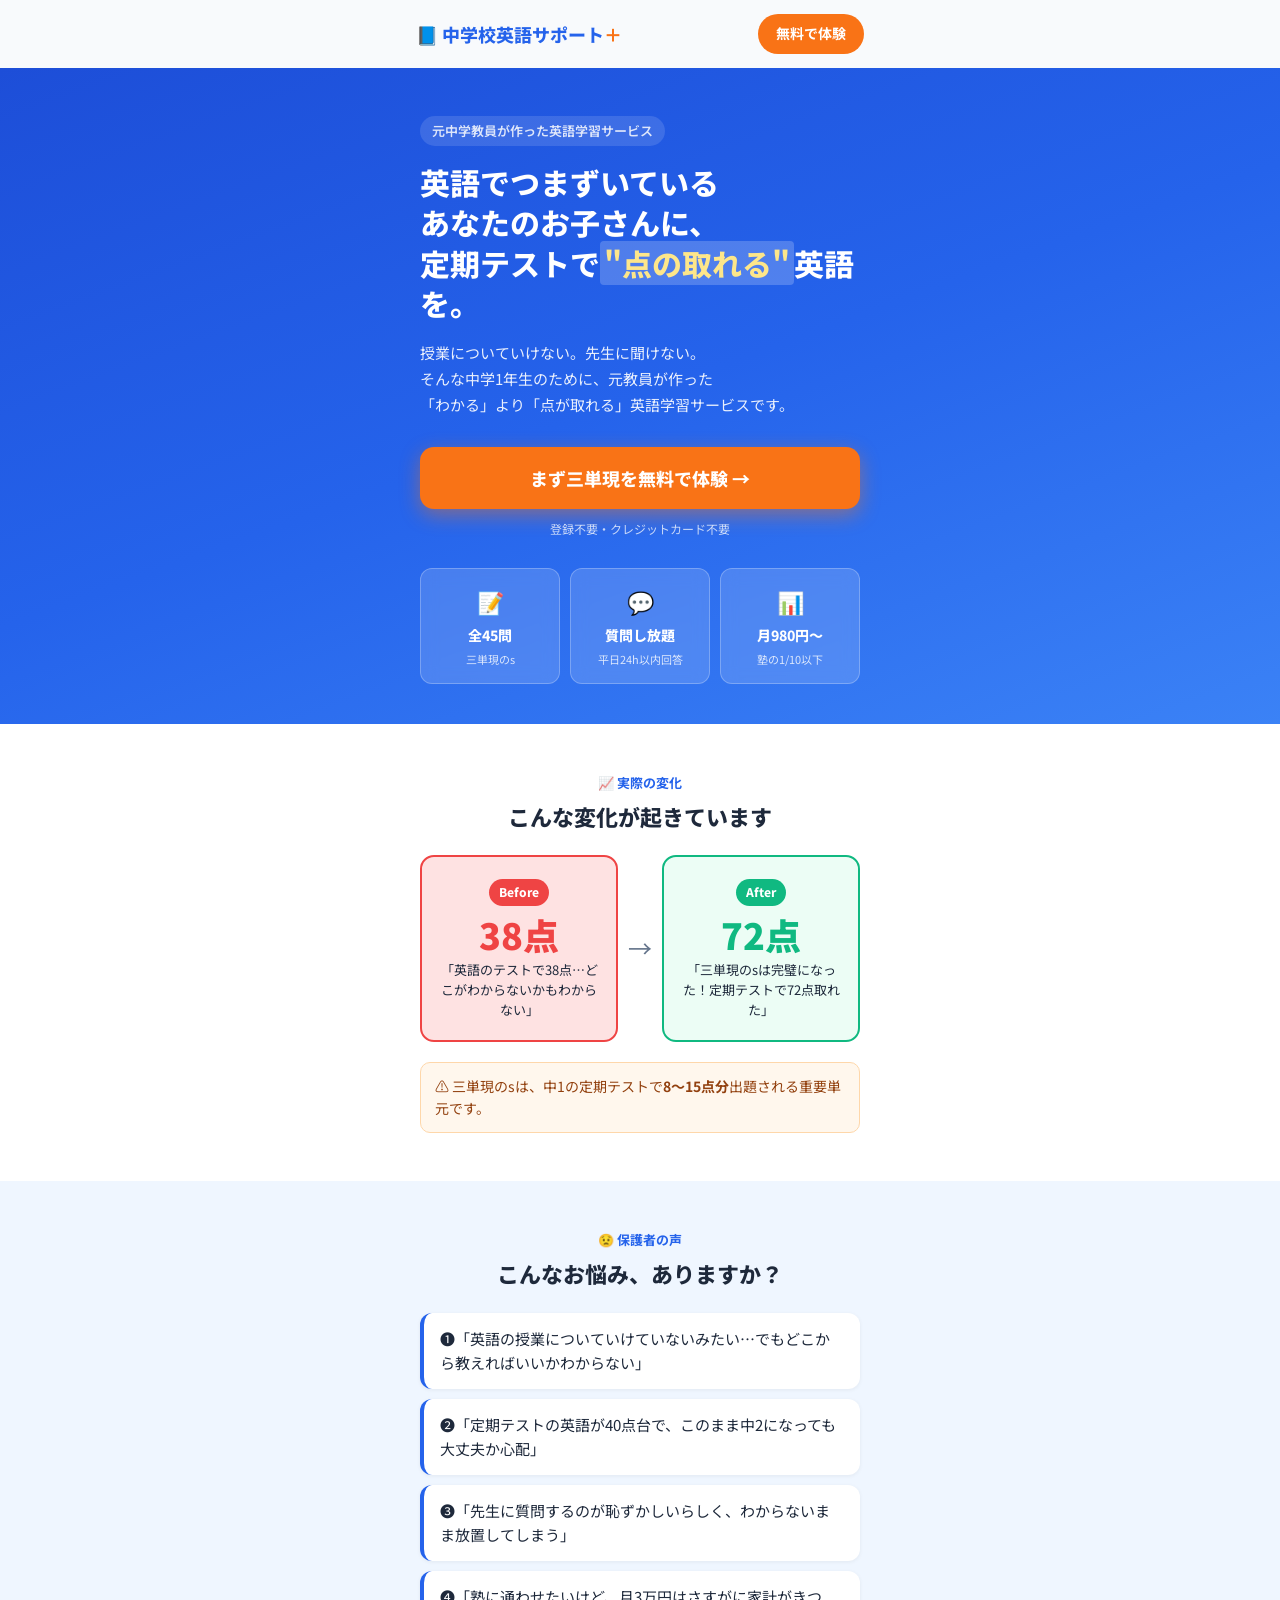
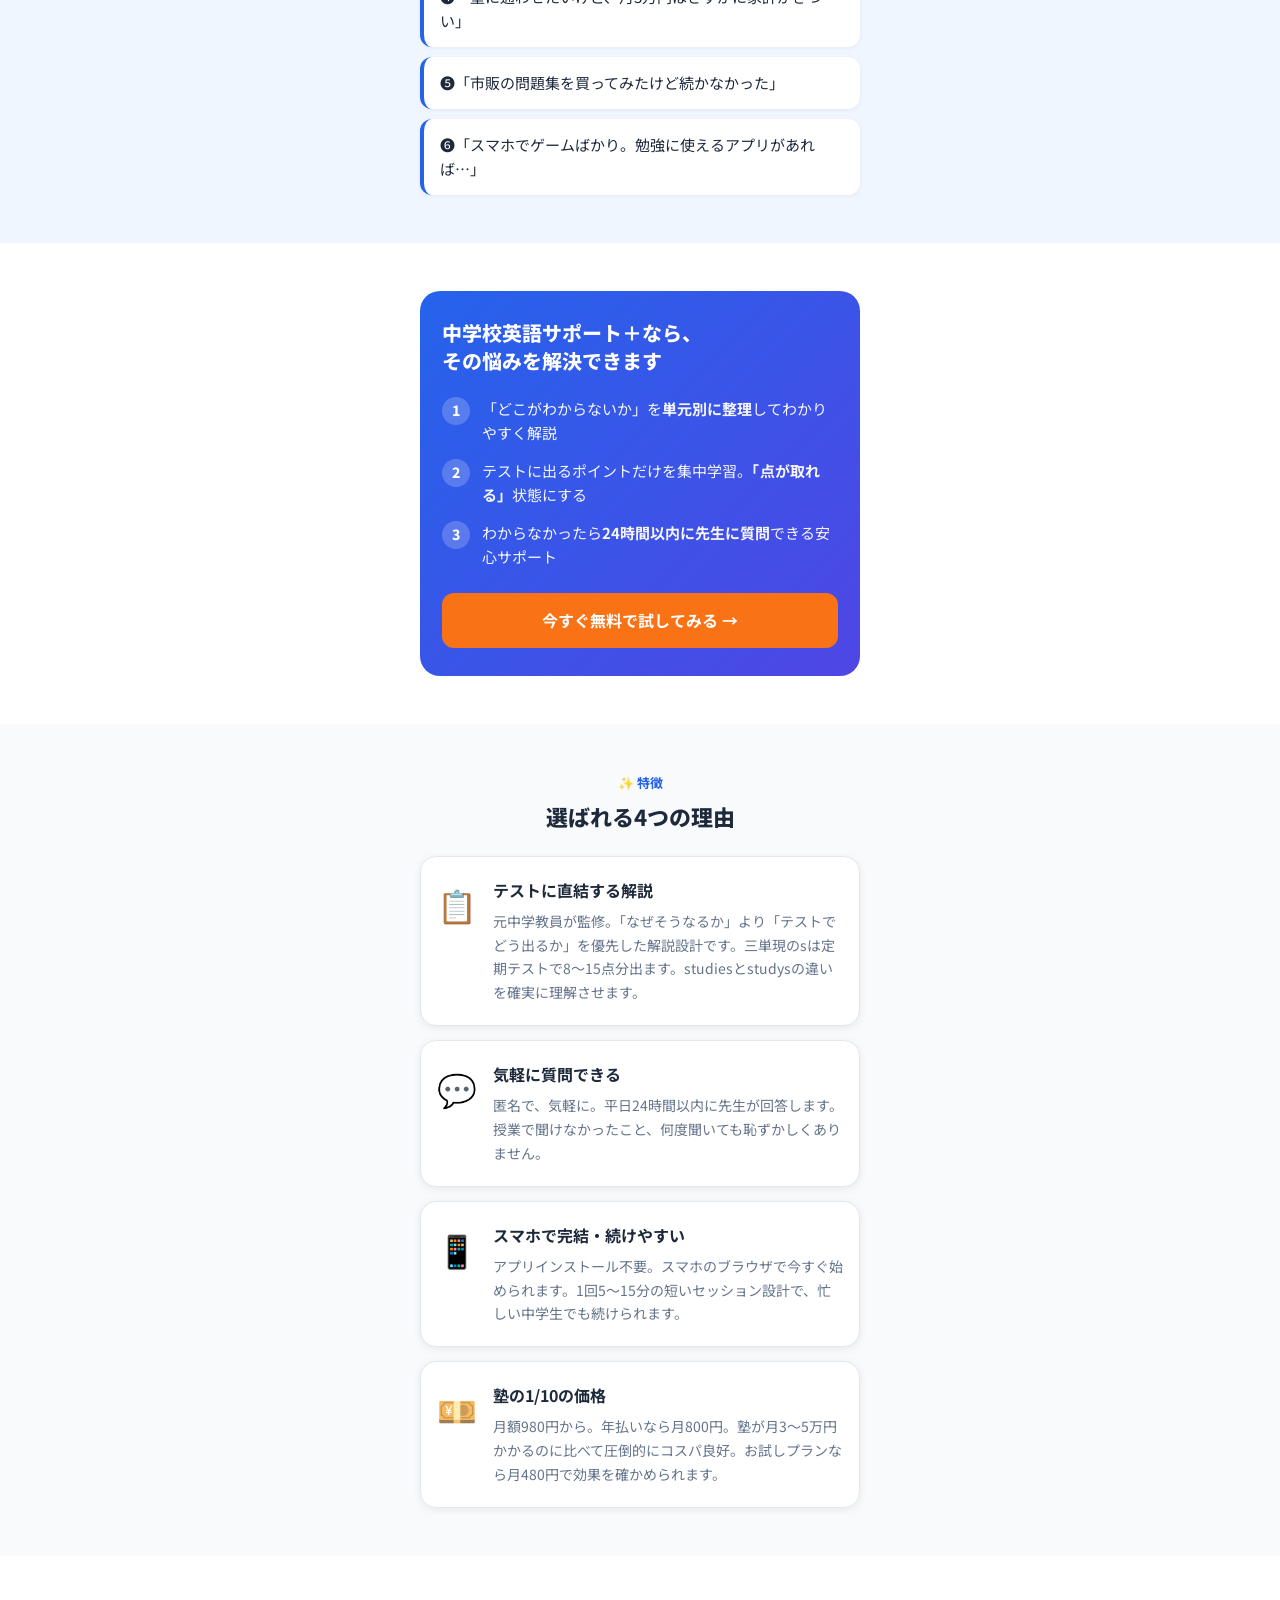
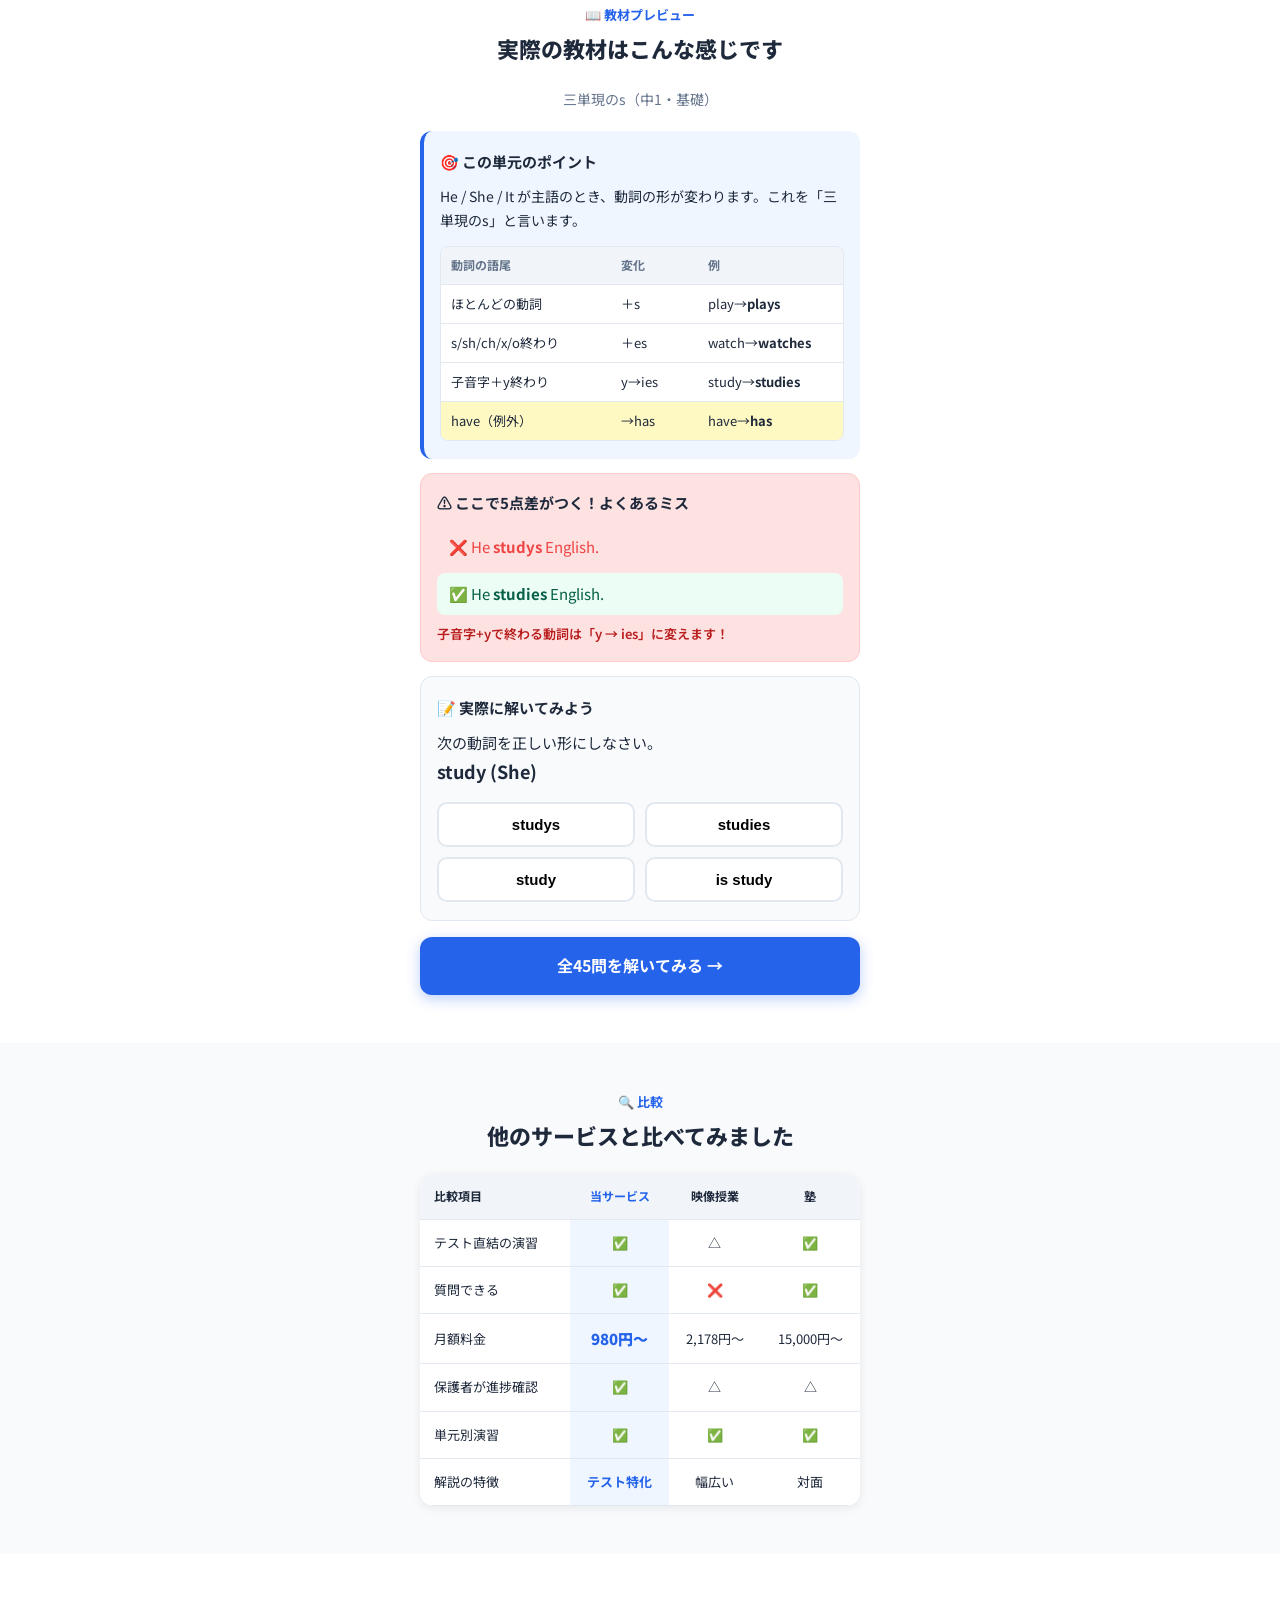
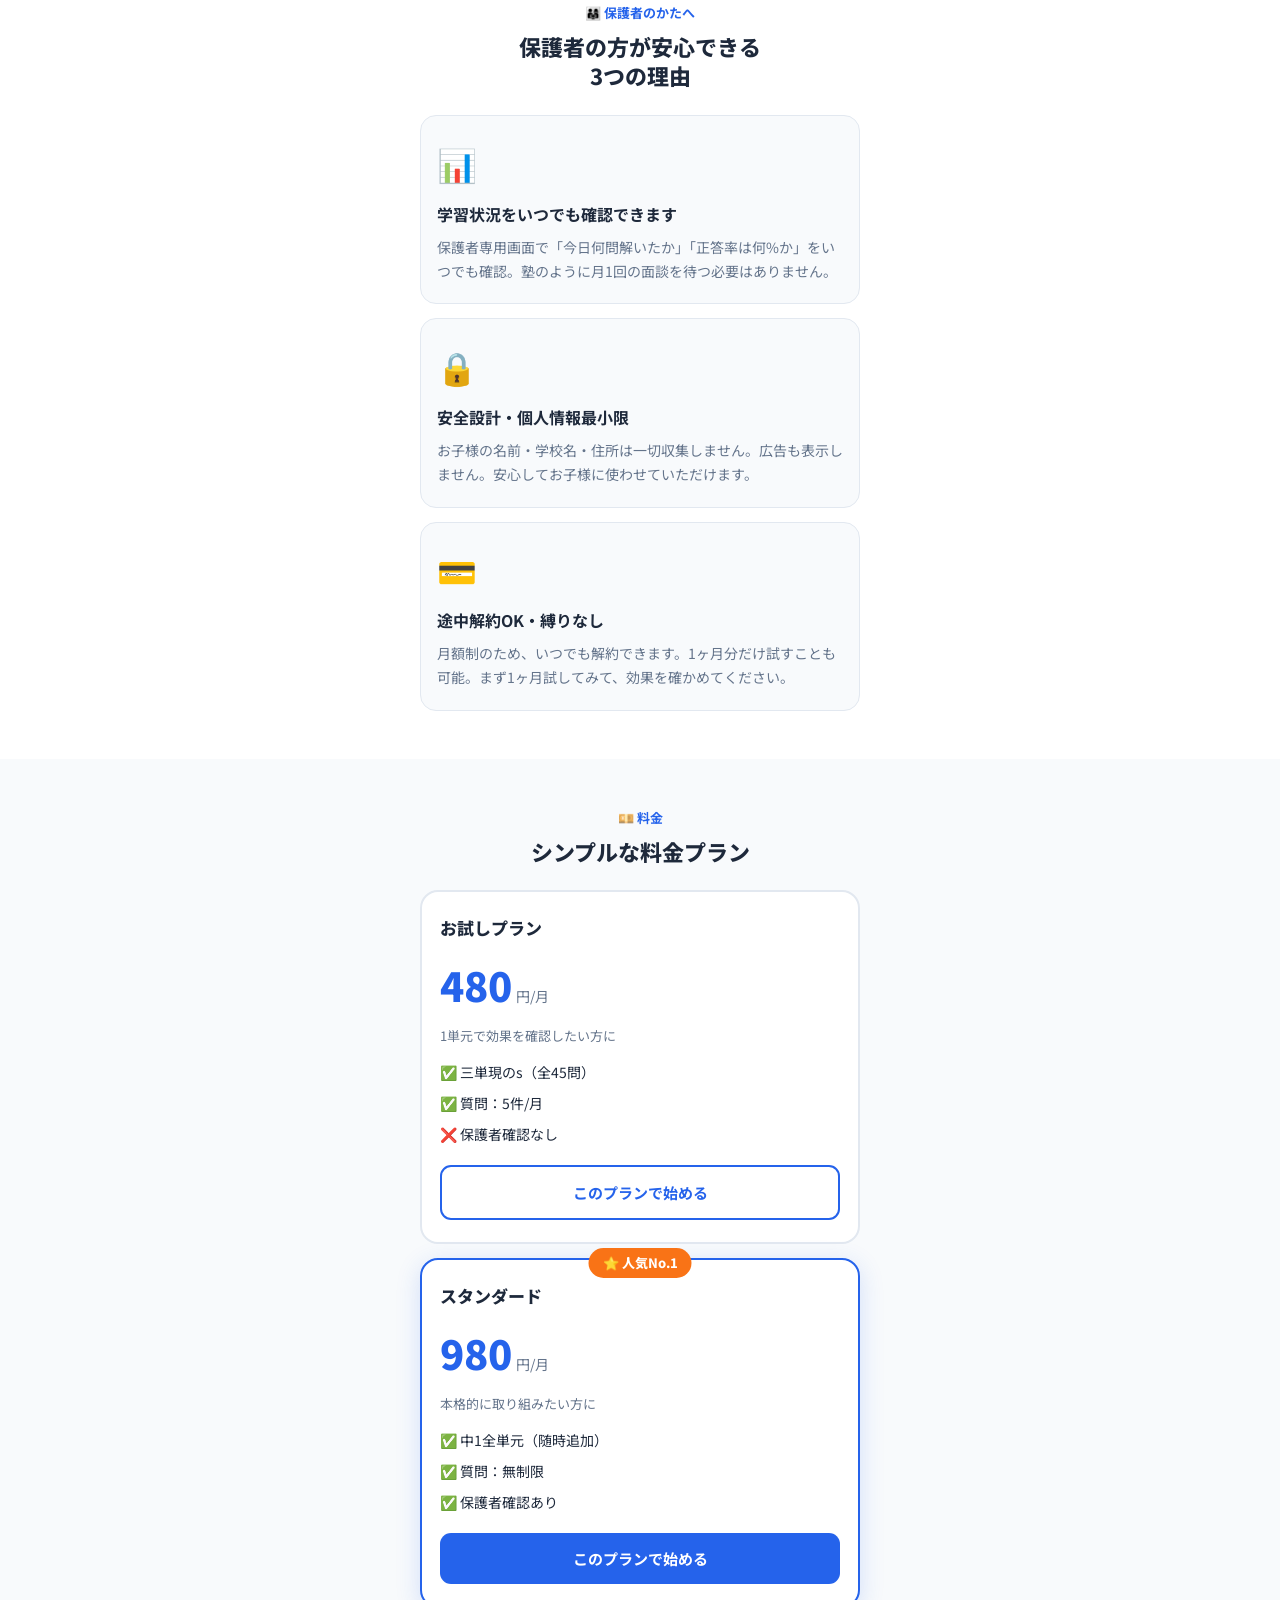
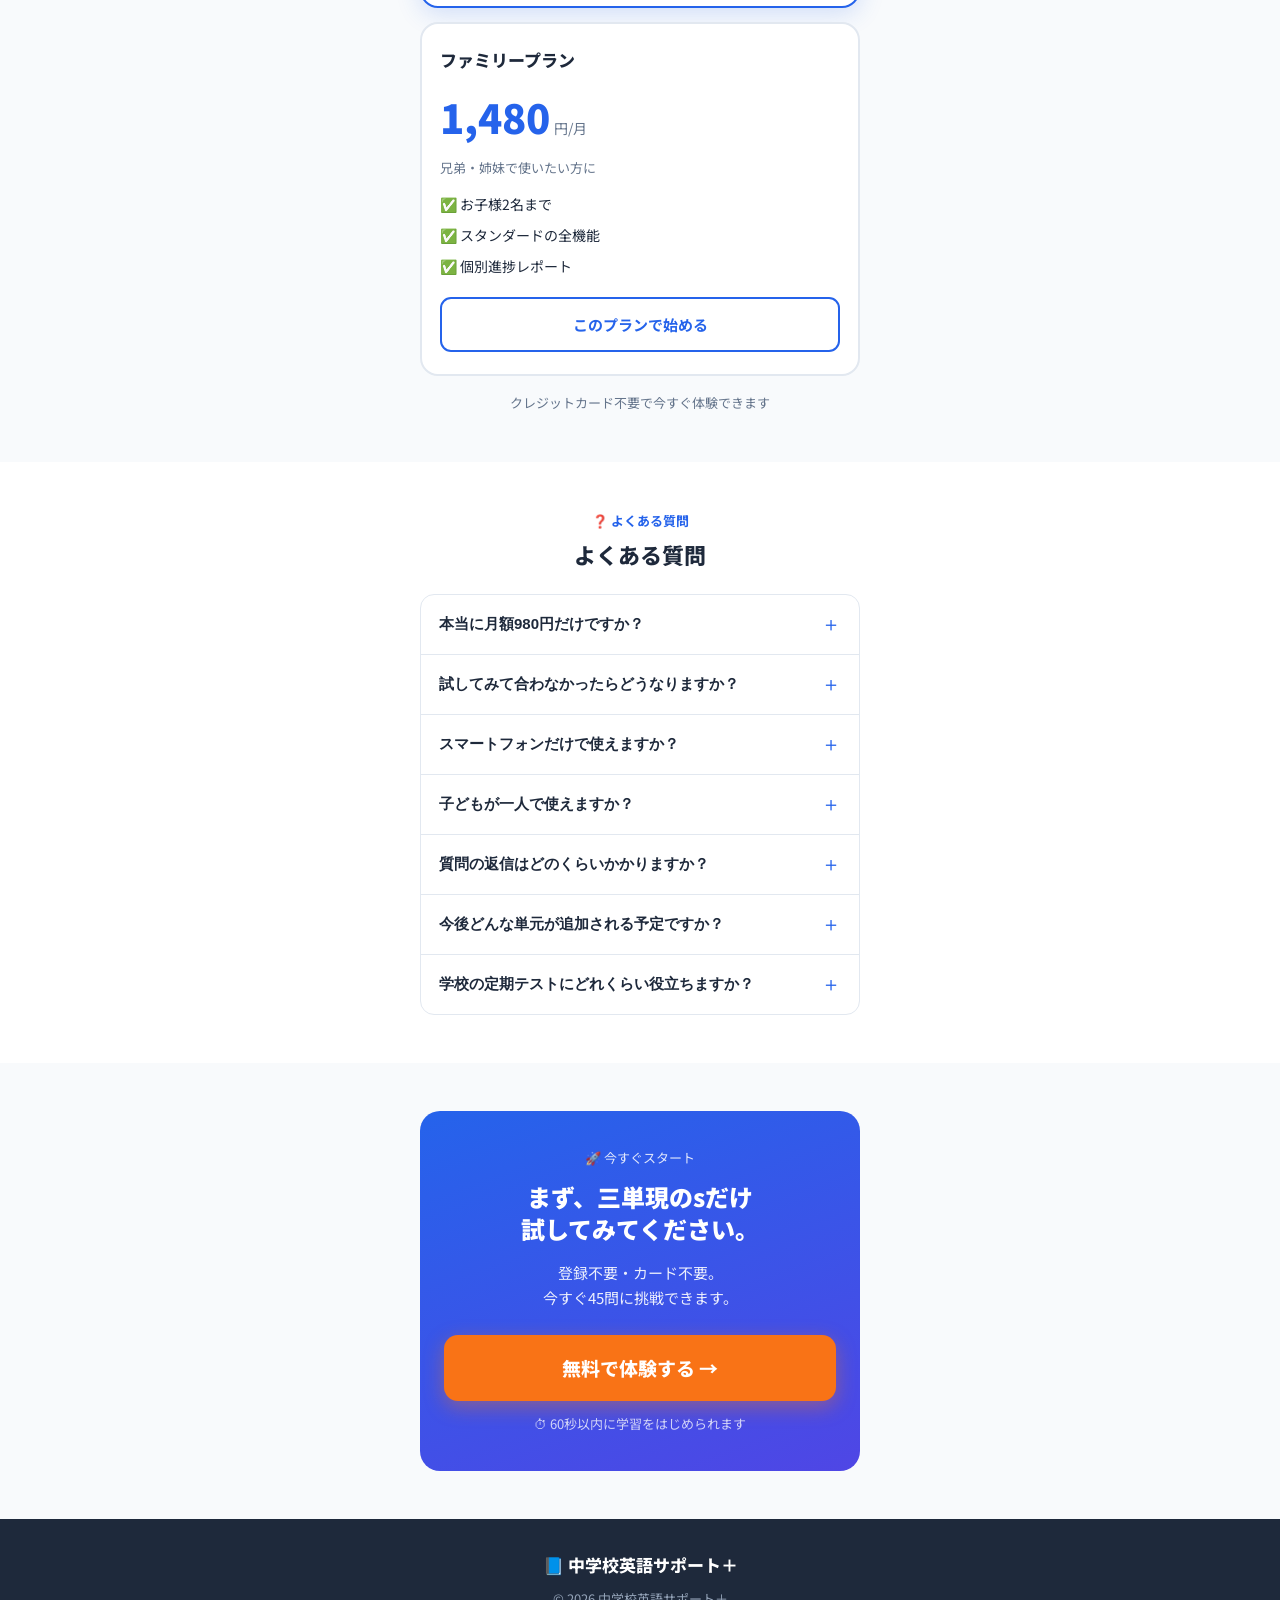
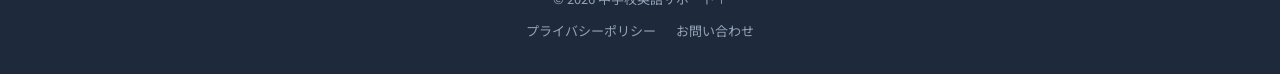
<file: docs/index.html>
<!DOCTYPE html>
<html lang="ja">
<head>
  <meta charset="UTF-8">
  <meta name="viewport" content="width=device-width, initial-scale=1.0">
  <title>中学校英語サポート＋ - 定期テストで点が取れる英語学習</title>

  <!-- Google Fonts: Noto Sans JP -->
  <link rel="preconnect" href="https://fonts.googleapis.com">
  <link rel="preconnect" href="https://fonts.gstatic.com" crossorigin>
  <link href="https://fonts.googleapis.com/css2?family=Noto+Sans+JP:wght@400;500;600;700;800&display=swap" rel="stylesheet">

  <style>
    /* ============================================
       CSS変数 & リセット
       ============================================ */
    :root {
      --primary: #2563EB;
      --primary-dark: #1D4ED8;
      --primary-light: #EFF6FF;
      --secondary: #10B981;
      --secondary-light: #ECFDF5;
      --accent: #F97316;
      --accent-light: #FFF7ED;
      --text: #1E293B;
      --text-secondary: #64748B;
      --border: #E2E8F0;
      --bg: #F8FAFC;
      --surface: #FFFFFF;
      --error: #EF4444;
      --error-light: #FEE2E2;
    }

    * {
      box-sizing: border-box;
      margin: 0;
      padding: 0;
    }

    body {
      font-family: 'Noto Sans JP', sans-serif;
      background: var(--bg);
      color: var(--text);
      line-height: 1.7;
      font-size: 16px;
    }

    /* ============================================
       ヘッダー
       ============================================ */
    #site-header {
      position: sticky;
      top: 0;
      z-index: 100;
      background: transparent;
      transition: background 0.25s, box-shadow 0.25s;
    }

    #site-header.scrolled {
      background: white;
      box-shadow: 0 2px 12px rgba(0, 0, 0, 0.08);
    }

    .header-inner {
      max-width: 480px;
      margin: 0 auto;
      display: flex;
      align-items: center;
      justify-content: space-between;
      padding: 14px 16px;
    }

    .site-logo {
      font-size: 18px;
      font-weight: 800;
      color: var(--primary);
    }

    .btn-header-cta {
      background: var(--accent);
      color: white;
      border-radius: 20px;
      padding: 8px 18px;
      font-size: 14px;
      font-weight: 700;
      text-decoration: none;
      transition: transform 0.15s;
    }

    .btn-header-cta:active {
      transform: scale(0.97);
    }

    /* ============================================
       共通コンテナ
       ============================================ */
    .container {
      max-width: 480px;
      margin: 0 auto;
      padding: 0 20px;
    }

    /* ============================================
       セクション1: ファーストビュー（Hero）
       ============================================ */
    .hero {
      background: linear-gradient(160deg, #1D4ED8 0%, #2563EB 50%, #3B82F6 100%);
      color: white;
      padding: 48px 0 40px;
    }

    .hero-eyebrow {
      font-size: 13px;
      font-weight: 600;
      opacity: 0.85;
      background: rgba(255, 255, 255, 0.15);
      display: inline-block;
      padding: 4px 12px;
      border-radius: 20px;
      margin-bottom: 16px;
    }

    .hero-headline {
      font-size: clamp(24px, 6vw, 30px);
      font-weight: 800;
      line-height: 1.35;
      margin-bottom: 16px;
    }

    .hero-highlight {
      background: rgba(255, 255, 255, 0.2);
      border-radius: 4px;
      padding: 0 4px;
      color: #FDE68A;
    }

    .hero-subtext {
      font-size: 15px;
      line-height: 1.75;
      opacity: 0.9;
      margin-bottom: 28px;
    }

    .btn-hero-cta {
      display: block;
      background: var(--accent);
      color: white;
      text-align: center;
      padding: 16px 24px;
      border-radius: 14px;
      font-size: 18px;
      font-weight: 800;
      text-decoration: none;
      box-shadow: 0 6px 20px rgba(249, 115, 22, 0.45);
      transition: transform 0.15s;
    }

    .btn-hero-cta:active {
      transform: scale(0.97);
    }

    .hero-note {
      text-align: center;
      font-size: 12px;
      opacity: 0.75;
      margin-top: 10px;
    }

    .hero-stats {
      display: grid;
      grid-template-columns: repeat(3, 1fr);
      gap: 10px;
      margin-top: 28px;
    }

    .stat-card {
      background: rgba(255, 255, 255, 0.15);
      backdrop-filter: blur(8px);
      border-radius: 12px;
      padding: 14px 8px;
      text-align: center;
      border: 1px solid rgba(255, 255, 255, 0.25);
    }

    .stat-icon {
      font-size: 22px;
    }

    .stat-value {
      font-size: 14px;
      font-weight: 800;
      margin-top: 4px;
    }

    .stat-label {
      font-size: 11px;
      opacity: 0.8;
      margin-top: 2px;
    }

    /* ============================================
       セクション2: ビフォーアフター
       ============================================ */
    .before-after {
      background: white;
      padding: 48px 0;
    }

    .section-eyebrow {
      font-size: 13px;
      font-weight: 700;
      color: var(--primary);
      text-align: center;
      margin-bottom: 8px;
    }

    .section-title {
      font-size: 22px;
      font-weight: 800;
      text-align: center;
      margin-bottom: 24px;
      line-height: 1.35;
    }

    .ba-cards {
      display: flex;
      align-items: center;
      gap: 10px;
    }

    .ba-card {
      flex: 1;
      border-radius: 14px;
      padding: 20px 14px;
      text-align: center;
    }

    .ba-before {
      background: var(--error-light);
      border: 2px solid var(--error);
    }

    .ba-after {
      background: var(--secondary-light);
      border: 2px solid var(--secondary);
    }

    .ba-badge {
      font-size: 12px;
      font-weight: 800;
      color: white;
      display: inline-block;
      padding: 3px 10px;
      border-radius: 20px;
      margin-bottom: 10px;
    }

    .ba-before .ba-badge {
      background: var(--error);
    }

    .ba-after .ba-badge {
      background: var(--secondary);
    }

    .ba-score {
      font-size: 36px;
      font-weight: 900;
      line-height: 1;
      margin-bottom: 8px;
    }

    .ba-before .ba-score {
      color: var(--error);
    }

    .ba-after .ba-score {
      color: var(--secondary);
    }

    .ba-quote {
      font-size: 13px;
      line-height: 1.55;
      color: var(--text);
    }

    .ba-arrow {
      font-size: 24px;
      color: var(--text-secondary);
      flex-shrink: 0;
    }

    .ba-note {
      background: var(--accent-light);
      border: 1px solid #FED7AA;
      border-radius: 10px;
      padding: 12px 14px;
      font-size: 14px;
      color: #92400E;
      margin-top: 20px;
      line-height: 1.6;
    }

    /* ============================================
       セクション3: こんな悩み、ありますか？
       ============================================ */
    .concerns {
      background: var(--primary-light);
      padding: 48px 0;
    }

    .concern-list {
      display: flex;
      flex-direction: column;
      gap: 10px;
    }

    .concern-item {
      background: white;
      border-radius: 12px;
      padding: 14px 16px;
      font-size: 15px;
      line-height: 1.6;
      border-left: 4px solid var(--primary);
      box-shadow: 0 1px 4px rgba(0, 0, 0, 0.06);
    }

    /* ============================================
       セクション4: 解決策
       ============================================ */
    .solution {
      background: white;
      padding: 48px 0;
    }

    .solution-card {
      background: linear-gradient(135deg, var(--primary), #4F46E5);
      border-radius: 20px;
      padding: 28px 22px;
      color: white;
    }

    .solution-title {
      font-size: 20px;
      font-weight: 800;
      line-height: 1.4;
      margin-bottom: 22px;
    }

    .solution-items {
      display: flex;
      flex-direction: column;
      gap: 14px;
      margin-bottom: 24px;
    }

    .solution-item {
      display: flex;
      align-items: flex-start;
      gap: 12px;
    }

    .solution-num {
      background: rgba(255, 255, 255, 0.2);
      border-radius: 50%;
      width: 28px;
      height: 28px;
      display: flex;
      align-items: center;
      justify-content: center;
      font-weight: 800;
      font-size: 14px;
      flex-shrink: 0;
    }

    .solution-item p {
      font-size: 15px;
      line-height: 1.6;
      opacity: 0.95;
    }

    .btn-solution-cta {
      display: block;
      background: var(--accent);
      color: white;
      text-align: center;
      padding: 14px;
      border-radius: 12px;
      font-size: 16px;
      font-weight: 700;
      text-decoration: none;
      transition: transform 0.15s;
    }

    .btn-solution-cta:active {
      transform: scale(0.97);
    }

    /* ============================================
       セクション5: 4つの特徴
       ============================================ */
    .features {
      background: var(--bg);
      padding: 48px 0;
    }

    .feature-list {
      display: flex;
      flex-direction: column;
      gap: 14px;
    }

    .feature-card {
      background: white;
      border-radius: 16px;
      padding: 20px 16px;
      display: flex;
      gap: 16px;
      align-items: flex-start;
      box-shadow: 0 2px 8px rgba(0, 0, 0, 0.07);
      border: 1px solid var(--border);
    }

    .feature-icon {
      font-size: 32px;
      flex-shrink: 0;
    }

    .feature-title {
      font-size: 16px;
      font-weight: 700;
      margin-bottom: 6px;
    }

    .feature-desc {
      font-size: 14px;
      color: var(--text-secondary);
      line-height: 1.7;
    }

    /* ============================================
       セクション6: 実際の教材サンプル
       ============================================ */
    .sample {
      background: white;
      padding: 48px 0;
    }

    .sample-explain-card {
      background: var(--primary-light);
      border-left: 4px solid var(--primary);
      border-radius: 12px;
      padding: 18px 16px;
      margin-bottom: 14px;
    }

    .sample-card-title {
      font-size: 15px;
      font-weight: 700;
      margin-bottom: 10px;
    }

    .sample-card-body {
      font-size: 14px;
      line-height: 1.7;
      margin-bottom: 14px;
    }

    .sample-rule-table {
      border-radius: 8px;
      overflow: hidden;
      border: 1px solid var(--border);
      font-size: 13px;
    }

    .rule-row {
      display: grid;
      grid-template-columns: 2fr 1fr 1.5fr;
      padding: 8px 10px;
      background: white;
      border-bottom: 1px solid var(--border);
      gap: 4px;
    }

    .rule-row:last-child {
      border-bottom: none;
    }

    .rule-header {
      background: #F1F5F9;
      font-weight: 700;
      font-size: 12px;
      color: var(--text-secondary);
    }

    .rule-exception {
      background: #FEF9C3;
    }

    .sample-mistake-card {
      background: var(--error-light);
      border: 1px solid #FECACA;
      border-radius: 12px;
      padding: 16px;
      margin-bottom: 14px;
    }

    .mistake-row {
      padding: 8px 12px;
      border-radius: 8px;
      font-size: 15px;
      margin-bottom: 6px;
    }

    .mistake-wrong {
      background: #FEE2E2;
      color: var(--error);
    }

    .mistake-correct {
      background: var(--secondary-light);
      color: #065F46;
    }

    .mistake-tip {
      font-size: 13px;
      color: #B91C1C;
      margin-top: 8px;
      font-weight: 600;
    }

    .sample-quiz-card {
      background: var(--bg);
      border: 1px solid var(--border);
      border-radius: 12px;
      padding: 18px 16px;
      margin-bottom: 16px;
    }

    .sample-quiz-q {
      font-size: 15px;
      line-height: 1.7;
      margin-bottom: 16px;
    }

    .sample-choices {
      display: grid;
      grid-template-columns: 1fr 1fr;
      gap: 10px;
    }

    .sample-choice {
      background: white;
      border: 2px solid var(--border);
      border-radius: 10px;
      padding: 12px 8px;
      font-size: 15px;
      font-weight: 600;
      cursor: pointer;
      transition: all 0.15s;
    }

    .sample-choice:hover:not(:disabled) {
      border-color: var(--primary);
      background: var(--primary-light);
    }

    .sample-choice:disabled {
      cursor: not-allowed;
      opacity: 0.7;
    }

    .sample-choice.correct {
      border-color: var(--secondary);
      background: var(--secondary-light);
      color: #065F46;
    }

    .sample-choice.incorrect {
      border-color: var(--error);
      background: var(--error-light);
      color: var(--error);
    }

    .sample-feedback {
      margin-top: 14px;
      padding: 12px 14px;
      border-radius: 10px;
      font-size: 14px;
      font-weight: 600;
      line-height: 1.6;
    }

    .sample-feedback.correct-fb {
      background: var(--secondary-light);
      color: #065F46;
      border: 1px solid var(--secondary);
    }

    .sample-feedback.incorrect-fb {
      background: var(--error-light);
      color: var(--error);
      border: 1px solid #FECACA;
    }

    .hidden {
      display: none !important;
    }

    .btn-sample-cta {
      display: block;
      background: var(--primary);
      color: white;
      text-align: center;
      padding: 15px;
      border-radius: 12px;
      font-size: 16px;
      font-weight: 700;
      text-decoration: none;
      box-shadow: 0 4px 14px rgba(37, 99, 235, 0.3);
      transition: transform 0.15s;
    }

    .btn-sample-cta:active {
      transform: scale(0.97);
    }

    /* ============================================
       セクション7: 比較表
       ============================================ */
    .comparison {
      background: var(--bg);
      padding: 48px 0;
    }

    .table-wrap {
      overflow-x: auto;
      border-radius: 14px;
      box-shadow: 0 2px 10px rgba(0, 0, 0, 0.08);
    }

    .comp-table {
      width: 100%;
      border-collapse: collapse;
      font-size: 13px;
      background: white;
      border-radius: 14px;
      overflow: hidden;
    }

    .comp-table th,
    .comp-table td {
      padding: 12px 10px;
      text-align: center;
      border-bottom: 1px solid var(--border);
    }

    .comp-table th {
      background: #F1F5F9;
      font-weight: 700;
      font-size: 12px;
    }

    .comp-table td:first-child,
    .comp-table th:first-child {
      text-align: left;
      padding-left: 14px;
    }

    .our-col {
      background: var(--primary-light);
      font-weight: 700;
      color: var(--primary);
    }

    .our-price {
      font-size: 15px;
      font-weight: 900;
    }

    /* ============================================
       セクション8: 保護者のかたへ
       ============================================ */
    .for-parents {
      background: white;
      padding: 48px 0;
    }

    .parent-cards {
      display: flex;
      flex-direction: column;
      gap: 14px;
    }

    .parent-card {
      background: var(--bg);
      border-radius: 16px;
      padding: 20px 16px;
      border: 1px solid var(--border);
    }

    .parent-icon {
      font-size: 32px;
      margin-bottom: 10px;
    }

    .parent-card h3 {
      font-size: 16px;
      font-weight: 700;
      margin-bottom: 8px;
    }

    .parent-card p {
      font-size: 14px;
      color: var(--text-secondary);
      line-height: 1.7;
    }

    /* ============================================
       セクション9: 料金プラン
       ============================================ */
    .pricing {
      background: var(--bg);
      padding: 48px 0;
    }

    .pricing-cards {
      display: flex;
      flex-direction: column;
      gap: 14px;
    }

    .pricing-card {
      background: white;
      border-radius: 18px;
      padding: 22px 18px;
      border: 2px solid var(--border);
      position: relative;
    }

    .pricing-card-featured {
      border-color: var(--primary);
      box-shadow: 0 6px 24px rgba(37, 99, 235, 0.18);
    }

    .plan-badge {
      position: absolute;
      top: -12px;
      left: 50%;
      transform: translateX(-50%);
      background: var(--accent);
      color: white;
      padding: 4px 14px;
      border-radius: 20px;
      font-size: 13px;
      font-weight: 800;
      white-space: nowrap;
    }

    .plan-name {
      font-size: 17px;
      font-weight: 800;
      margin-bottom: 8px;
    }

    .plan-price {
      display: flex;
      align-items: baseline;
      gap: 4px;
      margin-bottom: 6px;
    }

    .plan-amount {
      font-size: 40px;
      font-weight: 900;
      color: var(--primary);
    }

    .plan-unit {
      font-size: 14px;
      color: var(--text-secondary);
    }

    .plan-tagline {
      font-size: 13px;
      color: var(--text-secondary);
      margin-bottom: 14px;
    }

    .plan-features {
      list-style: none;
      display: flex;
      flex-direction: column;
      gap: 7px;
      margin-bottom: 18px;
    }

    .plan-features li {
      font-size: 14px;
    }

    .btn-plan {
      display: block;
      text-align: center;
      padding: 13px;
      border-radius: 11px;
      font-size: 15px;
      font-weight: 700;
      text-decoration: none;
      transition: transform 0.15s;
    }

    .btn-plan-primary {
      background: var(--primary);
      color: white;
    }

    .btn-plan-outline {
      background: white;
      border: 2px solid var(--primary);
      color: var(--primary);
    }

    .btn-plan:active {
      transform: scale(0.97);
    }

    /* ============================================
       セクション10: FAQ
       ============================================ */
    .faq {
      background: white;
      padding: 48px 0;
    }

    .faq-list {
      display: flex;
      flex-direction: column;
      gap: 0;
      border: 1px solid var(--border);
      border-radius: 14px;
      overflow: hidden;
    }

    .faq-item {
      border-bottom: 1px solid var(--border);
    }

    .faq-item:last-child {
      border-bottom: none;
    }

    .faq-question {
      width: 100%;
      background: none;
      border: none;
      padding: 16px 18px;
      display: flex;
      align-items: center;
      justify-content: space-between;
      gap: 12px;
      cursor: pointer;
      text-align: left;
      font-size: 15px;
      font-weight: 600;
      color: var(--text);
    }

    .faq-question.open {
      color: var(--primary);
    }

    .faq-icon {
      font-size: 20px;
      font-weight: 400;
      flex-shrink: 0;
      transition: transform 0.2s;
      color: var(--primary);
    }

    .faq-question.open .faq-icon {
      transform: rotate(45deg);
    }

    .faq-answer {
      display: none;
      padding: 0 18px 16px;
      font-size: 14px;
      color: var(--text-secondary);
      line-height: 1.75;
    }

    .faq-answer.open {
      display: block;
    }

    /* ============================================
       セクション11: 最後のCTA
       ============================================ */
    .final-cta {
      background: var(--bg);
      padding: 48px 0;
    }

    .final-cta-card {
      background: linear-gradient(160deg, var(--primary), #4F46E5);
      border-radius: 20px;
      padding: 36px 24px;
      text-align: center;
      color: white;
    }

    .final-eyebrow {
      font-size: 13px;
      opacity: 0.85;
      margin-bottom: 12px;
    }

    .final-headline {
      font-size: 24px;
      font-weight: 900;
      line-height: 1.35;
      margin-bottom: 14px;
    }

    .final-subtext {
      font-size: 15px;
      opacity: 0.9;
      line-height: 1.7;
      margin-bottom: 24px;
    }

    .btn-final-cta {
      display: block;
      background: var(--accent);
      color: white;
      padding: 17px;
      border-radius: 14px;
      font-size: 19px;
      font-weight: 800;
      text-decoration: none;
      box-shadow: 0 6px 20px rgba(249, 115, 22, 0.4);
      transition: transform 0.15s;
    }

    .btn-final-cta:active {
      transform: scale(0.97);
    }

    .final-note {
      font-size: 13px;
      opacity: 0.75;
      margin-top: 12px;
    }

    /* ============================================
       フッター
       ============================================ */
    .site-footer {
      background: #1E293B;
      color: #94A3B8;
      padding: 32px 0;
      text-align: center;
    }

    .footer-logo {
      font-size: 17px;
      font-weight: 800;
      color: white;
      margin-bottom: 8px;
    }

    .footer-copy {
      font-size: 13px;
      margin-bottom: 10px;
    }

    .footer-links {
      display: flex;
      justify-content: center;
      gap: 20px;
    }

    .footer-links a {
      font-size: 13px;
      color: #94A3B8;
      text-decoration: none;
    }
  </style>
</head>
<body>
  <!-- ============================================
       ヘッダー
       ============================================ -->
  <header id="site-header">
    <div class="header-inner">
      <div class="site-logo">📘 中学校英語サポート<span style="color:var(--accent);">＋</span></div>
      <a href="app.html" class="btn-header-cta">無料で体験</a>
    </div>
  </header>

  <!-- ============================================
       セクション1: ファーストビュー（Hero）
       ============================================ -->
  <section class="hero">
    <div class="container">
      <p class="hero-eyebrow">元中学教員が作った英語学習サービス</p>
      <h1 class="hero-headline">
        英語でつまずいている<br>あなたのお子さんに、<br>
        定期テストで<span class="hero-highlight">"点の取れる"</span>英語を。
      </h1>
      <p class="hero-subtext">
        授業についていけない。先生に聞けない。<br>
        そんな中学1年生のために、元教員が作った<br>
        「わかる」より「点が取れる」英語学習サービスです。
      </p>
      <a href="app.html" class="btn-hero-cta">まず三単現を無料で体験 →</a>
      <p class="hero-note">登録不要・クレジットカード不要</p>
      <!-- 3つの実績カード -->
      <div class="hero-stats">
        <div class="stat-card">
          <div class="stat-icon">📝</div>
          <div class="stat-value">全45問</div>
          <div class="stat-label">三単現のs</div>
        </div>
        <div class="stat-card">
          <div class="stat-icon">💬</div>
          <div class="stat-value">質問し放題</div>
          <div class="stat-label">平日24h以内回答</div>
        </div>
        <div class="stat-card">
          <div class="stat-icon">📊</div>
          <div class="stat-value">月980円〜</div>
          <div class="stat-label">塾の1/10以下</div>
        </div>
      </div>
    </div>
  </section>

  <!-- ============================================
       セクション2: ビフォーアフター
       ============================================ -->
  <section class="before-after">
    <div class="container">
      <p class="section-eyebrow">📈 実際の変化</p>
      <h2 class="section-title">こんな変化が起きています</h2>
      <div class="ba-cards">
        <div class="ba-card ba-before">
          <div class="ba-badge">Before</div>
          <div class="ba-score">38点</div>
          <p class="ba-quote">「英語のテストで38点…どこがわからないかもわからない」</p>
        </div>
        <div class="ba-arrow">→</div>
        <div class="ba-card ba-after">
          <div class="ba-badge">After</div>
          <div class="ba-score">72点</div>
          <p class="ba-quote">「三単現のsは完璧になった！定期テストで72点取れた」</p>
        </div>
      </div>
      <p class="ba-note">⚠️ 三単現のsは、中1の定期テストで<strong>8〜15点分</strong>出題される重要単元です。</p>
    </div>
  </section>

  <!-- ============================================
       セクション3: こんな悩み、ありますか？
       ============================================ -->
  <section class="concerns">
    <div class="container">
      <p class="section-eyebrow">😟 保護者の声</p>
      <h2 class="section-title">こんなお悩み、ありますか？</h2>
      <div class="concern-list">
        <div class="concern-item">❶「英語の授業についていけていないみたい…でもどこから教えればいいかわからない」</div>
        <div class="concern-item">❷「定期テストの英語が40点台で、このまま中2になっても大丈夫か心配」</div>
        <div class="concern-item">❸「先生に質問するのが恥ずかしいらしく、わからないまま放置してしまう」</div>
        <div class="concern-item">❹「塾に通わせたいけど、月3万円はさすがに家計がきつい」</div>
        <div class="concern-item">❺「市販の問題集を買ってみたけど続かなかった」</div>
        <div class="concern-item">❻「スマホでゲームばかり。勉強に使えるアプリがあれば…」</div>
      </div>
    </div>
  </section>

  <!-- ============================================
       セクション4: 解決策
       ============================================ -->
  <section class="solution">
    <div class="container">
      <div class="solution-card">
        <h2 class="solution-title">中学校英語サポート＋なら、<br>その悩みを解決できます</h2>
        <div class="solution-items">
          <div class="solution-item">
            <span class="solution-num">1</span>
            <p>「どこがわからないか」を<strong>単元別に整理</strong>してわかりやすく解説</p>
          </div>
          <div class="solution-item">
            <span class="solution-num">2</span>
            <p>テストに出るポイントだけを集中学習。<strong>「点が取れる」</strong>状態にする</p>
          </div>
          <div class="solution-item">
            <span class="solution-num">3</span>
            <p>わからなかったら<strong>24時間以内に先生に質問</strong>できる安心サポート</p>
          </div>
        </div>
        <a href="app.html" class="btn-solution-cta">今すぐ無料で試してみる →</a>
      </div>
    </div>
  </section>

  <!-- ============================================
       セクション5: 4つの特徴
       ============================================ -->
  <section class="features">
    <div class="container">
      <p class="section-eyebrow">✨ 特徴</p>
      <h2 class="section-title">選ばれる4つの理由</h2>
      <div class="feature-list">
        <div class="feature-card">
          <div class="feature-icon">📋</div>
          <div>
            <h3 class="feature-title">テストに直結する解説</h3>
            <p class="feature-desc">元中学教員が監修。「なぜそうなるか」より「テストでどう出るか」を優先した解説設計です。三単現のsは定期テストで8〜15点分出ます。studiesとstudysの違いを確実に理解させます。</p>
          </div>
        </div>
        <div class="feature-card">
          <div class="feature-icon">💬</div>
          <div>
            <h3 class="feature-title">気軽に質問できる</h3>
            <p class="feature-desc">匿名で、気軽に。平日24時間以内に先生が回答します。授業で聞けなかったこと、何度聞いても恥ずかしくありません。</p>
          </div>
        </div>
        <div class="feature-card">
          <div class="feature-icon">📱</div>
          <div>
            <h3 class="feature-title">スマホで完結・続けやすい</h3>
            <p class="feature-desc">アプリインストール不要。スマホのブラウザで今すぐ始められます。1回5〜15分の短いセッション設計で、忙しい中学生でも続けられます。</p>
          </div>
        </div>
        <div class="feature-card">
          <div class="feature-icon">💴</div>
          <div>
            <h3 class="feature-title">塾の1/10の価格</h3>
            <p class="feature-desc">月額980円から。年払いなら月800円。塾が月3〜5万円かかるのに比べて圧倒的にコスパ良好。お試しプランなら月480円で効果を確かめられます。</p>
          </div>
        </div>
      </div>
    </div>
  </section>

  <!-- ============================================
       セクション6: 実際の教材サンプル
       ============================================ -->
  <section class="sample">
    <div class="container">
      <p class="section-eyebrow">📖 教材プレビュー</p>
      <h2 class="section-title">実際の教材はこんな感じです</h2>
      <p style="text-align:center;font-size:14px;color:var(--text-secondary);margin-bottom:20px;">三単現のs（中1・基礎）</p>

      <!-- 解説カード -->
      <div class="sample-explain-card">
        <p class="sample-card-title">🎯 この単元のポイント</p>
        <p class="sample-card-body">He / She / It が主語のとき、動詞の形が変わります。これを「三単現のs」と言います。</p>
        <div class="sample-rule-table">
          <div class="rule-row rule-header">
            <span>動詞の語尾</span>
            <span>変化</span>
            <span>例</span>
          </div>
          <div class="rule-row">
            <span>ほとんどの動詞</span>
            <span>＋s</span>
            <span>play→<strong>plays</strong></span>
          </div>
          <div class="rule-row">
            <span>s/sh/ch/x/o終わり</span>
            <span>＋es</span>
            <span>watch→<strong>watches</strong></span>
          </div>
          <div class="rule-row">
            <span>子音字＋y終わり</span>
            <span>y→ies</span>
            <span>study→<strong>studies</strong></span>
          </div>
          <div class="rule-row rule-exception">
            <span>have（例外）</span>
            <span>→has</span>
            <span>have→<strong>has</strong></span>
          </div>
        </div>
      </div>

      <!-- よくあるミスカード -->
      <div class="sample-mistake-card">
        <p class="sample-card-title">⚠️ ここで5点差がつく！よくあるミス</p>
        <div class="mistake-row mistake-wrong">❌ He <strong>studys</strong> English.</div>
        <div class="mistake-row mistake-correct">✅ He <strong>studies</strong> English.</div>
        <p class="mistake-tip">子音字+yで終わる動詞は「y → ies」に変えます！</p>
      </div>

      <!-- インタラクティブ問題 -->
      <div class="sample-quiz-card">
        <p class="sample-card-title">📝 実際に解いてみよう</p>
        <p class="sample-quiz-q">次の動詞を正しい形にしなさい。<br><strong style="font-size:18px;">study (She)</strong></p>
        <div class="sample-choices" id="sample-choices">
          <button class="sample-choice" onclick="checkSampleAnswer(this, false)">studys</button>
          <button class="sample-choice" onclick="checkSampleAnswer(this, true)">studies</button>
          <button class="sample-choice" onclick="checkSampleAnswer(this, false)">study</button>
          <button class="sample-choice" onclick="checkSampleAnswer(this, false)">is study</button>
        </div>
        <div class="sample-feedback hidden" id="sample-feedback"></div>
      </div>

      <a href="app.html" class="btn-sample-cta">全45問を解いてみる →</a>
    </div>
  </section>

  <!-- ============================================
       セクション7: 比較表
       ============================================ -->
  <section class="comparison">
    <div class="container">
      <p class="section-eyebrow">🔍 比較</p>
      <h2 class="section-title">他のサービスと比べてみました</h2>
      <div class="table-wrap">
        <table class="comp-table">
          <thead>
            <tr>
              <th>比較項目</th>
              <th class="our-col">当サービス</th>
              <th>映像授業</th>
              <th>塾</th>
            </tr>
          </thead>
          <tbody>
            <tr>
              <td>テスト直結の演習</td>
              <td class="our-col">✅</td>
              <td>△</td>
              <td>✅</td>
            </tr>
            <tr>
              <td>質問できる</td>
              <td class="our-col">✅</td>
              <td>❌</td>
              <td>✅</td>
            </tr>
            <tr>
              <td>月額料金</td>
              <td class="our-col our-price">980円〜</td>
              <td>2,178円〜</td>
              <td>15,000円〜</td>
            </tr>
            <tr>
              <td>保護者が進捗確認</td>
              <td class="our-col">✅</td>
              <td>△</td>
              <td>△</td>
            </tr>
            <tr>
              <td>単元別演習</td>
              <td class="our-col">✅</td>
              <td>✅</td>
              <td>✅</td>
            </tr>
            <tr>
              <td>解説の特徴</td>
              <td class="our-col">テスト特化</td>
              <td>幅広い</td>
              <td>対面</td>
            </tr>
          </tbody>
        </table>
      </div>
    </div>
  </section>

  <!-- ============================================
       セクション8: 保護者のかたへ
       ============================================ -->
  <section class="for-parents">
    <div class="container">
      <p class="section-eyebrow">👨‍👩‍👧 保護者のかたへ</p>
      <h2 class="section-title">保護者の方が安心できる<br>3つの理由</h2>
      <div class="parent-cards">
        <div class="parent-card">
          <div class="parent-icon">📊</div>
          <h3>学習状況をいつでも確認できます</h3>
          <p>保護者専用画面で「今日何問解いたか」「正答率は何%か」をいつでも確認。塾のように月1回の面談を待つ必要はありません。</p>
        </div>
        <div class="parent-card">
          <div class="parent-icon">🔒</div>
          <h3>安全設計・個人情報最小限</h3>
          <p>お子様の名前・学校名・住所は一切収集しません。広告も表示しません。安心してお子様に使わせていただけます。</p>
        </div>
        <div class="parent-card">
          <div class="parent-icon">💳</div>
          <h3>途中解約OK・縛りなし</h3>
          <p>月額制のため、いつでも解約できます。1ヶ月分だけ試すことも可能。まず1ヶ月試してみて、効果を確かめてください。</p>
        </div>
      </div>
    </div>
  </section>

  <!-- ============================================
       セクション9: 料金プラン
       ============================================ -->
  <section class="pricing">
    <div class="container">
      <p class="section-eyebrow">💴 料金</p>
      <h2 class="section-title">シンプルな料金プラン</h2>
      <div class="pricing-cards">

        <!-- お試し -->
        <div class="pricing-card">
          <p class="plan-name">お試しプラン</p>
          <div class="plan-price">
            <span class="plan-amount">480</span>
            <span class="plan-unit">円/月</span>
          </div>
          <p class="plan-tagline">1単元で効果を確認したい方に</p>
          <ul class="plan-features">
            <li>✅ 三単現のs（全45問）</li>
            <li>✅ 質問：5件/月</li>
            <li>❌ 保護者確認なし</li>
          </ul>
          <a href="app.html" class="btn-plan btn-plan-outline">このプランで始める</a>
        </div>

        <!-- スタンダード（おすすめ） -->
        <div class="pricing-card pricing-card-featured">
          <div class="plan-badge">⭐ 人気No.1</div>
          <p class="plan-name">スタンダード</p>
          <div class="plan-price">
            <span class="plan-amount">980</span>
            <span class="plan-unit">円/月</span>
          </div>
          <p class="plan-tagline">本格的に取り組みたい方に</p>
          <ul class="plan-features">
            <li>✅ 中1全単元（随時追加）</li>
            <li>✅ 質問：無制限</li>
            <li>✅ 保護者確認あり</li>
          </ul>
          <a href="app.html" class="btn-plan btn-plan-primary">このプランで始める</a>
        </div>

        <!-- ファミリー -->
        <div class="pricing-card">
          <p class="plan-name">ファミリープラン</p>
          <div class="plan-price">
            <span class="plan-amount">1,480</span>
            <span class="plan-unit">円/月</span>
          </div>
          <p class="plan-tagline">兄弟・姉妹で使いたい方に</p>
          <ul class="plan-features">
            <li>✅ お子様2名まで</li>
            <li>✅ スタンダードの全機能</li>
            <li>✅ 個別進捗レポート</li>
          </ul>
          <a href="app.html" class="btn-plan btn-plan-outline">このプランで始める</a>
        </div>
      </div>
      <p style="text-align:center;font-size:13px;color:var(--text-secondary);margin-top:16px;">クレジットカード不要で今すぐ体験できます</p>
    </div>
  </section>

  <!-- ============================================
       セクション10: FAQ
       ============================================ -->
  <section class="faq">
    <div class="container">
      <p class="section-eyebrow">❓ よくある質問</p>
      <h2 class="section-title">よくある質問</h2>
      <div class="faq-list">
        <div class="faq-item">
          <button class="faq-question" onclick="toggleFaq(this)">
            <span>本当に月額980円だけですか？</span>
            <span class="faq-icon">＋</span>
          </button>
          <div class="faq-answer">はい、スタンダードプランは月額980円（税込）のみです。入会金・テキスト代など追加費用は一切かかりません。クレジットカード決済のため、お試しプランなら今すぐ無料で体験できます。</div>
        </div>
        <div class="faq-item">
          <button class="faq-question" onclick="toggleFaq(this)">
            <span>試してみて合わなかったらどうなりますか？</span>
            <span class="faq-icon">＋</span>
          </button>
          <div class="faq-answer">いつでも解約できます。解約は画面のメニューから1分でできます。違約金・解約金は一切かかりません。月額制なので、翌月以降の請求は発生しません。</div>
        </div>
        <div class="faq-item">
          <button class="faq-question" onclick="toggleFaq(this)">
            <span>スマートフォンだけで使えますか？</span>
            <span class="faq-icon">＋</span>
          </button>
          <div class="faq-answer">はい、スマートフォンのブラウザだけで完結します。アプリのインストールは不要です。PCやタブレットでも使えますが、スマホに最適化して設計されています。</div>
        </div>
        <div class="faq-item">
          <button class="faq-question" onclick="toggleFaq(this)">
            <span>子どもが一人で使えますか？</span>
            <span class="faq-icon">＋</span>
          </button>
          <div class="faq-answer">はい、お子様が一人で使えるよう設計されています。解説は中学生向けにわかりやすく書かれており、わからなかったら質問機能でサポートが受けられます。</div>
        </div>
        <div class="faq-item">
          <button class="faq-question" onclick="toggleFaq(this)">
            <span>質問の返信はどのくらいかかりますか？</span>
            <span class="faq-icon">＋</span>
          </button>
          <div class="faq-answer">平日は原則24時間以内に回答します（土日祝は翌平日中）。よくある質問はFAQとして自動返答されるため、即時に解決できる場合もあります。</div>
        </div>
        <div class="faq-item">
          <button class="faq-question" onclick="toggleFaq(this)">
            <span>今後どんな単元が追加される予定ですか？</span>
            <span class="faq-icon">＋</span>
          </button>
          <div class="faq-answer">現在、be動詞・一般動詞が利用できます。今後、現在進行形・過去形・can・疑問文・否定文など中1英語の全単元を順次追加予定です。スタンダードプランに登録すると追加単元もすべて利用できます。</div>
        </div>
        <div class="faq-item">
          <button class="faq-question" onclick="toggleFaq(this)">
            <span>学校の定期テストにどれくらい役立ちますか？</span>
            <span class="faq-icon">＋</span>
          </button>
          <div class="faq-answer">非常に役立ちます。本サービスは「定期テストで点が取れること」を最優先に設計されています。三単現のsを例に取ると、この単元は中1の定期テストで8〜15点分出題されます。本サービスで学ぶことで、この部分の得点を確実に取れるようになることを目指しています。</div>
        </div>
      </div>
    </div>
  </section>

  <!-- ============================================
       セクション11: 最後のCTA
       ============================================ -->
  <section class="final-cta">
    <div class="container">
      <div class="final-cta-card">
        <p class="final-eyebrow">🚀 今すぐスタート</p>
        <h2 class="final-headline">まず、三単現のsだけ<br>試してみてください。</h2>
        <p class="final-subtext">登録不要・カード不要。<br>今すぐ45問に挑戦できます。</p>
        <a href="app.html" class="btn-final-cta">無料で体験する →</a>
        <p class="final-note">⏱ 60秒以内に学習をはじめられます</p>
      </div>
    </div>
  </section>

  <!-- ============================================
       フッター
       ============================================ -->
  <footer class="site-footer">
    <div class="container">
      <div class="footer-logo">📘 中学校英語サポート＋</div>
      <p class="footer-copy">© 2026 中学校英語サポート＋</p>
      <div class="footer-links">
        <a href="#">プライバシーポリシー</a>
        <a href="#">お問い合わせ</a>
      </div>
    </div>
  </footer>

  <script>
    // ============================================
    // ヘッダースクロール制御
    // ============================================
    window.addEventListener('scroll', () => {
      const h = document.getElementById('site-header');
      h.classList.toggle('scrolled', window.scrollY > 10);
    });

    // ============================================
    // FAQアコーディオン
    // ============================================
    function toggleFaq(btn) {
      const answer = btn.nextElementSibling;
      const isOpen = btn.classList.contains('open');
      // すべてのFAQを閉じる
      document.querySelectorAll('.faq-question').forEach(q => {
        q.classList.remove('open');
        q.nextElementSibling.classList.remove('open');
      });
      // クリックされたFAQをトグル
      if (!isOpen) {
        btn.classList.add('open');
        answer.classList.add('open');
      }
    }

    // ============================================
    // サンプル問題の正解判定
    // ============================================
    function checkSampleAnswer(btn, isCorrect) {
      const choices = document.getElementById('sample-choices');
      // 既に回答済みならリターン
      if (choices.querySelector('.correct, .incorrect')) return;
      const feedback = document.getElementById('sample-feedback');
      // すべてのボタンを無効化
      choices.querySelectorAll('.sample-choice').forEach(b => b.disabled = true);
      if (isCorrect) {
        btn.classList.add('correct');
        feedback.textContent = '✅ 正解！ study → studies（子音字+y → ies）テストでよく出ます！';
        feedback.className = 'sample-feedback correct-fb';
      } else {
        btn.classList.add('incorrect');
        // 正解ボタンをハイライト
        choices.querySelectorAll('.sample-choice').forEach(b => {
          if (b.textContent === 'studies') b.classList.add('correct');
        });
        feedback.textContent = '❌ 残念！ 正解は studies です。study は子音字+yで終わるので y→ies にします。';
        feedback.className = 'sample-feedback incorrect-fb';
      }
      feedback.classList.remove('hidden');
    }

    // ============================================
    // スムーズスクロール（アンカーリンク用）
    // ============================================
    document.querySelectorAll('a[href^="#"]').forEach(a => {
      a.addEventListener('click', e => {
        e.preventDefault();
        const target = document.querySelector(a.getAttribute('href'));
        if (target) {
          target.scrollIntoView({ behavior: 'smooth' });
        }
      });
    });
  </script>
</body>
</html>
</file>
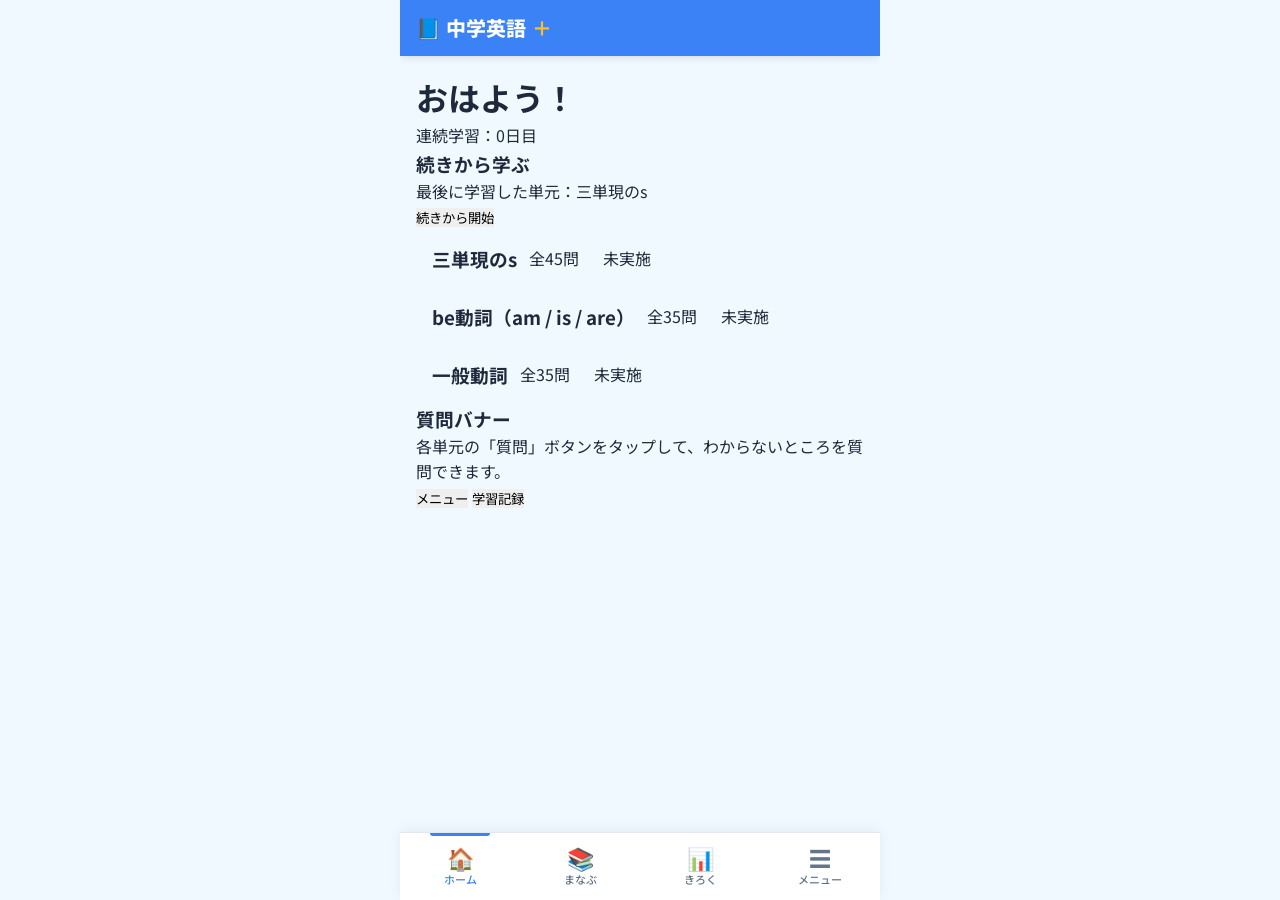
<file: docs/app.html>
<!DOCTYPE html>
<html lang="ja">
<head>
  <meta charset="UTF-8">
  <meta name="viewport" content="width=device-width, initial-scale=1.0, maximum-scale=1.0, user-scalable=no, viewport-fit=cover">
  <meta name="theme-color" content="#3B82F6">
  <meta name="apple-mobile-web-app-capable" content="yes">
  <meta name="apple-mobile-web-app-status-bar-style" content="black-translucent">
  <title>中学校英語サポート＋</title>
  <link rel="preconnect" href="https://fonts.googleapis.com">
  <link rel="preconnect" href="https://fonts.gstatic.com" crossorigin>
  <link href="https://fonts.googleapis.com/css2?family=Noto+Sans+JP:wght@400;500;600;700;800&display=swap" rel="stylesheet">
  <link rel="stylesheet" href="style.css">
</head>
<body>
  <div class="app-container">

    <!-- ========================
         ヘッダー（固定・青背景）
         ======================== -->
    <header class="app-header" id="app-header">
      <!-- 戻るボタン（単元詳細・ワーク画面で表示） -->
      <button class="back-btn hidden" id="back-btn" onclick="goBack()">← 戻る</button>
      <!-- ロゴ（ホーム・一覧など） -->
      <div class="header-logo" id="header-logo">
        📘 中学英語<span class="header-logo-plus">＋</span>
      </div>
      <!-- 画面タイトル（詳細系画面） -->
      <h1 class="header-title hidden" id="header-title"></h1>
      <!-- 右側アクション領域 -->
      <div id="header-actions" style="margin-left:auto;"></div>
    </header>

    <!-- ========================
         各画面コンテナ（JSがinnerHTMLを注入）
         ======================== -->
    <main>
      <div id="screen-home"             class="screen active"></div>
      <div id="screen-units"            class="screen"></div>
      <div id="screen-unit-detail"      class="screen"></div>
      <div id="screen-work"             class="screen"></div>
      <div id="screen-question"         class="screen"></div>
      <div id="screen-question-history" class="screen"></div>
      <div id="screen-records"          class="screen"></div>
      <div id="screen-parent"           class="screen"></div>
      <div id="screen-menu"             class="screen"></div>
    </main>

    <!-- ========================
         BottomNavBar（固定）
         ======================== -->
    <nav class="bottom-nav" id="bottom-nav">
      <button class="nav-item active" data-screen="home"    onclick="showScreen('home')">
        <span class="nav-icon">🏠</span><span>ホーム</span>
      </button>
      <button class="nav-item"        data-screen="units"   onclick="showScreen('units')">
        <span class="nav-icon">📚</span><span>まなぶ</span>
      </button>
      <button class="nav-item"        data-screen="records" onclick="showScreen('records')">
        <span class="nav-icon">📊</span><span>きろく</span>
      </button>
      <button class="nav-item"        data-screen="menu"    onclick="showScreen('menu')">
        <span class="nav-icon">☰</span><span>メニュー</span>
      </button>
    </nav>

  </div><!-- /.app-container -->

  <!-- 全教材データ込みのメインスクリプト（file://でも動作） -->
  <script src="js/app.js"></script>
</body>
</html>
</file>
<file: docs/style.css>
/* ============================================
   中学校英語サポート＋ - CSS（全面再設計）
   親しみやすい・元気・達成感・迷わない
   ============================================ */

/* ============================================
   1. CSS カスタムプロパティ（色・サイズ）
   ============================================ */
:root {
  /* メインカラー（明るい青） */
  --primary: #3B82F6;
  --primary-dark: #2563EB;
  --primary-light: #EFF6FF;
  --primary-mid: #BFDBFE;

  /* サブカラー（鮮やかな緑） */
  --secondary: #10B981;
  --secondary-light: #ECFDF5;
  --secondary-dark: #059669;

  /* アクセント（明るいオレンジ） */
  --accent: #F97316;
  --accent-light: #FFF7ED;
  --accent-mid: #FED7AA;

  /* 正解・不正解 */
  --correct: #22C55E;
  --correct-light: #DCFCE7;
  --incorrect: #EF4444;
  --incorrect-light: #FEE2E2;

  /* 中間色（ヒント・注意） */
  --warning: #FBBF24;
  --warning-light: #FFFBEB;

  /* ニュートラル */
  --bg: #F0F9FF;
  --surface: #FFFFFF;
  --text: #1E293B;
  --text-secondary: #64748B;
  --text-light: #94A3B8;
  --border: #E2E8F0;

  /* シャドウ */
  --shadow-sm: 0 1px 3px rgba(0,0,0,0.08);
  --shadow: 0 2px 8px rgba(0,0,0,0.10);
  --shadow-md: 0 4px 16px rgba(0,0,0,0.12);
  --shadow-lg: 0 8px 24px rgba(0,0,0,0.14);

  /* 角丸 */
  --radius-xs: 6px;
  --radius-sm: 10px;
  --radius-md: 14px;
  --radius-lg: 20px;
  --radius-xl: 28px;
  --radius-full: 9999px;

  /* タイポグラフィ */
  --text-xs: 12px;
  --text-sm: 14px;
  --text-base: 16px;
  --text-lg: 18px;
  --text-xl: 20px;
  --text-2xl: 24px;
  --text-3xl: 28px;
  --text-4xl: 36px;

  /* 行間 */
  --leading-tight: 1.3;
  --leading-normal: 1.6;
  --leading-relaxed: 1.8;
}

/* ============================================
   2. リセット・ベーススタイル
   ============================================ */
*, *::before, *::after {
  box-sizing: border-box;
  margin: 0;
  padding: 0;
}

html {
  font-size: 16px;
  -webkit-text-size-adjust: 100%;
}

body {
  font-family: 'Noto Sans JP', 'Hiragino Sans', 'Hiragino Kaku Gothic ProN', Meiryo, sans-serif;
  background: var(--bg);
  color: var(--text);
  line-height: var(--leading-normal);
  -webkit-font-smoothing: antialiased;
  -webkit-tap-highlight-color: transparent;
}

button {
  font-family: inherit;
  border: none;
}

input, textarea, select {
  font-family: inherit;
}

a {
  color: inherit;
  text-decoration: none;
}

img {
  max-width: 100%;
  display: block;
}

/* ============================================
   3. アプリレイアウト
   ============================================ */
.app-container {
  max-width: 480px;
  margin: 0 auto;
  min-height: 100dvh;
  background: var(--bg);
  position: relative;
  overflow: hidden;
}

.screen {
  display: none;
  padding: 16px 16px 96px;
  min-height: calc(100dvh - 56px);
  overflow-y: auto;
  -webkit-overflow-scrolling: touch;
}

.screen.active {
  display: block;
  animation: fadeSlideUp 0.22s ease-out;
}

@keyframes fadeSlideUp {
  from {
    opacity: 0;
    transform: translateY(12px);
  }
  to {
    opacity: 1;
    transform: translateY(0);
  }
}

/* ============================================
   4. ヘッダー
   ============================================ */
.app-header {
  position: sticky;
  top: 0;
  z-index: 100;
  background: var(--primary);
  color: white;
  height: 56px;
  display: flex;
  align-items: center;
  padding: 0 16px;
  gap: 12px;
  box-shadow: var(--shadow);
}

.header-title {
  flex: 1;
  font-size: var(--text-lg);
  font-weight: 700;
  color: white;
  letter-spacing: -0.3px;
}

.header-logo {
  display: flex;
  align-items: center;
  gap: 6px;
  font-size: var(--text-xl);
  font-weight: 800;
  color: white;
}

.header-logo-plus {
  color: var(--warning);
}

.back-btn {
  background: rgba(255, 255, 255, 0.2);
  color: white;
  border: none;
  border-radius: var(--radius-sm);
  padding: 6px 12px;
  font-size: var(--text-sm);
  font-weight: 600;
  cursor: pointer;
  display: flex;
  align-items: center;
  gap: 4px;
  transition: background 0.15s;
}

.back-btn:active {
  background: rgba(255, 255, 255, 0.3);
}

.back-btn.hidden {
  display: none;
}

/* ============================================
   5. BottomNavBar
   ============================================ */
.bottom-nav {
  position: fixed;
  bottom: 0;
  left: 50%;
  transform: translateX(-50%);
  width: 100%;
  max-width: 480px;
  height: 68px;
  background: white;
  border-top: 1px solid var(--border);
  display: grid;
  grid-template-columns: repeat(4, 1fr);
  z-index: 100;
  padding-bottom: env(safe-area-inset-bottom, 0px);
  box-shadow: 0 -2px 12px rgba(0, 0, 0, 0.06);
}

.nav-item {
  display: flex;
  flex-direction: column;
  align-items: center;
  justify-content: center;
  gap: 3px;
  border: none;
  background: none;
  cursor: pointer;
  color: var(--text-secondary);
  font-size: 11px;
  font-weight: 500;
  padding: 8px 0;
  transition: color 0.15s;
  position: relative;
}

.nav-item.active {
  color: var(--primary);
}

.nav-item.active::before {
  content: '';
  position: absolute;
  top: 0;
  left: 25%;
  right: 25%;
  height: 3px;
  background: var(--primary);
  border-radius: 0 0 3px 3px;
}

.nav-icon {
  font-size: 22px;
  line-height: 1;
}

/* ============================================
   6. ボタン
   ============================================ */
.btn {
  display: flex;
  align-items: center;
  justify-content: center;
  gap: 6px;
  border: none;
  cursor: pointer;
  font-family: inherit;
  font-weight: 700;
  border-radius: var(--radius-md);
  transition: transform 0.12s, box-shadow 0.12s, opacity 0.12s;
  -webkit-tap-highlight-color: transparent;
  width: 100%;
  text-align: center;
}

.btn:active {
  transform: scale(0.96);
  opacity: 0.9;
}

.btn-primary {
  background: var(--primary);
  color: white;
  font-size: var(--text-base);
  height: 54px;
  box-shadow: 0 4px 12px rgba(59, 130, 246, 0.35);
}

.btn-primary:hover {
  background: var(--primary-dark);
}

.btn-secondary {
  background: var(--primary-light);
  color: var(--primary-dark);
  font-size: var(--text-base);
  height: 54px;
}

.btn-success {
  background: var(--secondary);
  color: white;
  font-size: var(--text-base);
  height: 54px;
  box-shadow: 0 4px 12px rgba(16, 185, 129, 0.35);
}

.btn-outline {
  background: transparent;
  border: 2px solid var(--primary);
  color: var(--primary);
  font-size: var(--text-base);
  height: 54px;
}

.btn-sm {
  height: 40px;
  font-size: var(--text-sm);
  border-radius: var(--radius-sm);
  padding: 0 16px;
  width: auto;
}

.btn-xs {
  height: 32px;
  font-size: var(--text-xs);
  border-radius: var(--radius-xs);
  padding: 0 10px;
  width: auto;
}

.btn-icon {
  width: 44px;
  height: 44px;
  border-radius: var(--radius-full);
  padding: 0;
  display: flex;
  align-items: center;
  justify-content: center;
}

/* ============================================
   7. カード
   ============================================ */
.card {
  background: var(--surface);
  border-radius: var(--radius-lg);
  box-shadow: var(--shadow);
  padding: 16px;
  border: 1px solid transparent;
}

.card-tap {
  cursor: pointer;
  transition: transform 0.12s, box-shadow 0.12s;
  -webkit-tap-highlight-color: transparent;
}

.card-tap:active {
  transform: scale(0.97);
  box-shadow: var(--shadow-sm);
}

/* グリーティングカード */
.greeting-card {
  background: linear-gradient(135deg, var(--primary) 0%, #6366F1 100%);
  color: white;
  border: none;
  position: relative;
  overflow: hidden;
}

.greeting-card::after {
  content: '';
  position: absolute;
  right: -20px;
  top: -20px;
  width: 100px;
  height: 100px;
  background: rgba(255, 255, 255, 0.1);
  border-radius: 50%;
}

/* ストリークカード */
.streak-card {
  background: linear-gradient(135deg, var(--accent) 0%, #F59E0B 100%);
  color: white;
  border: none;
  display: flex;
  align-items: center;
  gap: 12px;
  padding: 14px 16px;
}

/* ============================================
   8. 進捗バー
   ============================================ */
.progress-bar {
  height: 10px;
  background: var(--border);
  border-radius: var(--radius-full);
  overflow: hidden;
}

.progress-fill {
  height: 100%;
  background: linear-gradient(90deg, var(--primary), var(--secondary));
  border-radius: var(--radius-full);
  transition: width 0.5s ease;
  position: relative;
}

.progress-fill::after {
  content: '';
  position: absolute;
  right: 0;
  top: 0;
  bottom: 0;
  width: 4px;
  background: white;
  border-radius: var(--radius-full);
  opacity: 0.6;
}

/* 問題の進捗バー */
.quiz-progress {
  display: flex;
  align-items: center;
  gap: 10px;
  margin-bottom: 20px;
}

.quiz-progress-label {
  font-size: var(--text-sm);
  color: var(--text-secondary);
  white-space: nowrap;
}

/* === バッジ・タグ === */
.badge-correct {
  display: inline-block;
  background-color: var(--secondary-light);
  color: #065F46;
  border-radius: 8px;
  padding: 8px 12px;
  font-weight: 600;
  font-size: 13px;
}

.badge-incorrect {
  display: inline-block;
  background-color: var(--error-light);
  color: #991B1B;
  border-radius: 8px;
  padding: 8px 12px;
  font-weight: 600;
  font-size: 13px;
}

.badge-hint {
  display: inline-block;
  background-color: var(--accent-light);
  color: #92400E;
  border-radius: 8px;
  padding: 8px 12px;
  font-weight: 600;
  font-size: 13px;
}

.tag {
  display: inline-block;
  background-color: var(--primary-light);
  color: var(--primary);
  border-radius: 20px;
  padding: 4px 10px;
  font-size: 13px;
  font-weight: 500;
}

.tag-gray {
  display: inline-block;
  background-color: #F1F5F9;
  color: var(--text-secondary);
  border-radius: 20px;
  padding: 4px 10px;
  font-size: 13px;
  font-weight: 500;
}

/* === 入力フォーム === */
.input-field {
  width: 100%;
  height: 48px;
  border: 2px solid var(--border);
  border-radius: 12px;
  padding: 0 14px;
  font-size: 15px;
  font-family: inherit;
  color: var(--text);
}

.input-field:focus {
  border-color: var(--primary);
  outline: none;
}

.textarea {
  width: 100%;
  border: 2px solid var(--border);
  border-radius: 12px;
  padding: 12px 14px;
  font-size: 15px;
  min-height: 120px;
  resize: vertical;
  font-family: inherit;
  color: var(--text);
}

.textarea:focus {
  border-color: var(--primary);
  outline: none;
}

/* === 単元カード === */
.unit-card {
  display: flex;
  align-items: center;
  gap: 12px;
  padding: 14px 16px;
}

.unit-icon {
  width: 48px;
  height: 48px;
  border-radius: 12px;
  background-color: var(--primary-light);
  display: flex;
  align-items: center;
  justify-content: center;
  font-size: 24px;
  flex-shrink: 0;
}

.unit-info {
  flex: 1;
}

.unit-title {
  font-weight: 600;
  font-size: 15px;
}

.unit-meta {
  font-size: 13px;
  color: var(--text-secondary);
  margin-top: 2px;
}

.unit-progress {
  font-size: 12px;
  color: var(--primary);
  font-weight: 500;
}

/* === 問題カード（ワーク画面） === */
.question-card {
  border-left: 4px solid var(--primary);
}

.question-text {
  font-size: 17px;
  font-weight: 600;
  line-height: 1.6;
  color: var(--text);
  white-space: pre-wrap;
  word-wrap: break-word;
}

.choice-list {
  display: flex;
  flex-direction: column;
  gap: 10px;
  margin-top: 16px;
}

.choice-btn {
  background-color: white;
  border: 2px solid var(--border);
  border-radius: 12px;
  padding: 14px 16px;
  text-align: left;
  cursor: pointer;
  font-size: 15px;
  transition: all 0.15s ease;
  font-family: inherit;
  color: var(--text);
}

.choice-btn:active {
  border-color: var(--primary);
  background-color: var(--primary-light);
}

.choice-btn.correct {
  border-color: var(--secondary);
  background-color: var(--secondary-light);
  color: #065F46;
}

.choice-btn.incorrect {
  border-color: var(--error);
  background-color: var(--error-light);
  color: #991B1B;
}

.choice-btn:disabled {
  cursor: default;
  opacity: 0.7;
}

/* === 並び替え問題 === */
.sort-words {
  display: flex;
  flex-wrap: wrap;
  gap: 8px;
  margin-top: 12px;
}

.word-chip {
  background-color: white;
  border: 2px solid var(--primary);
  border-radius: 8px;
  padding: 8px 12px;
  cursor: pointer;
  font-size: 15px;
  color: var(--primary);
  font-weight: 500;
  transition: all 0.15s ease;
}

.word-chip:active {
  opacity: 0.8;
  transform: scale(0.95);
}

.word-chip.used {
  opacity: 0.35;
  cursor: default;
  background-color: #F1F5F9;
  border-color: var(--border);
  color: var(--text-light);
}

.sort-answer {
  min-height: 48px;
  border: 2px dashed var(--border);
  border-radius: 12px;
  padding: 8px 12px;
  display: flex;
  flex-wrap: wrap;
  gap: 8px;
  align-items: center;
  margin-top: 12px;
  background-color: #F8FAFC;
}

.sort-word-selected {
  background-color: var(--primary);
  color: white;
  border: none;
  border-radius: 6px;
  padding: 6px 10px;
  font-size: 14px;
  font-weight: 500;
  cursor: pointer;
  transition: all 0.15s ease;
}

.sort-word-selected:active {
  opacity: 0.8;
}

/* === フィードバック === */
.feedback-box {
  border-radius: 12px;
  padding: 14px 16px;
  margin-top: 16px;
}

.feedback-correct {
  background-color: var(--secondary-light);
  border-left: 4px solid var(--secondary);
}

.feedback-incorrect {
  background-color: var(--error-light);
  border-left: 4px solid var(--error);
}

.feedback-label {
  font-weight: 700;
  font-size: 16px;
}

.feedback-correct .feedback-label {
  color: #065F46;
}

.feedback-incorrect .feedback-label {
  color: #991B1B;
}

.feedback-explanation {
  font-size: 14px;
  margin-top: 6px;
  color: var(--text);
  line-height: 1.6;
}

/* === 学習記録カレンダー === */
.calendar-grid {
  display: grid;
  grid-template-columns: repeat(7, 1fr);
  gap: 4px;
  text-align: center;
  margin-top: 12px;
}

.calendar-day {
  width: 36px;
  height: 36px;
  border-radius: 50%;
  display: flex;
  align-items: center;
  justify-content: center;
  font-size: 14px;
  margin: 0 auto;
  font-weight: 500;
  color: var(--text-light);
}

.calendar-day.done {
  background-color: var(--primary);
  color: white;
}

.calendar-day.today {
  border: 2px solid var(--primary);
  color: var(--primary);
  font-weight: 700;
}

/* === タブ === */
.tab-bar {
  display: flex;
  gap: 0;
  border-bottom: 1px solid var(--border);
  margin-bottom: 16px;
  margin-left: -16px;
  margin-right: -16px;
  padding: 0 16px;
}

.tab-btn {
  flex: 1;
  padding: 12px 0;
  background: none;
  border: none;
  cursor: pointer;
  font-size: 14px;
  font-weight: 600;
  color: var(--text-secondary);
  border-bottom: 3px solid transparent;
  transition: all 0.2s ease;
}

.tab-btn.active {
  color: var(--primary);
  border-bottom-color: var(--primary);
}

.tab-content {
  display: none;
}

.tab-content.active {
  display: block;
}

/* === その他 === */
.section-title {
  font-size: 16px;
  font-weight: 700;
  margin: 20px 0 12px;
  color: var(--text);
}

.section-subtitle {
  font-size: 13px;
  color: var(--text-secondary);
  margin-bottom: 12px;
  font-weight: 500;
}

.divider {
  height: 1px;
  background-color: var(--border);
  margin: 16px 0;
}

.message-box {
  background-color: var(--primary-light);
  border-left: 4px solid var(--primary);
  border-radius: 8px;
  padding: 12px 14px;
  margin-bottom: 16px;
  font-size: 14px;
  color: var(--primary-dark);
  line-height: 1.6;
}

.hidden {
  display: none !important;
}

/* === アニメーション === */
@keyframes slideUp {
  from {
    transform: translateY(24px);
    opacity: 0;
  }
  to {
    transform: translateY(0);
    opacity: 1;
  }
}

@keyframes fadeIn {
  from {
    opacity: 0;
  }
  to {
    opacity: 1;
  }
}

.screen.active {
  animation: slideUp 0.2s ease;
}

/* === スマートフォン対応 === */
@media (max-width: 480px) {
  .app-container {
    max-width: 100%;
  }

  .app-header {
    max-width: 100%;
  }

  .bottom-nav {
    max-width: 100%;
  }

  .screen {
    padding: 16px;
    min-height: calc(100vh - 56px - 64px);
  }
}

/* === チェックボックス・ラジオカスタマイズ === */
input[type="checkbox"],
input[type="radio"] {
  cursor: pointer;
  margin-right: 8px;
}

label {
  cursor: pointer;
  display: flex;
  align-items: center;
  gap: 8px;
}

/* === リスト === */
ul {
  margin: 0;
  padding-left: 20px;
}

li {
  margin-bottom: 6px;
}

/* === テーブル === */
table {
  width: 100%;
  border-collapse: collapse;
  margin-top: 12px;
}

th, td {
  padding: 12px;
  text-align: left;
  border-bottom: 1px solid var(--border);
}

th {
  background-color: var(--bg);
  font-weight: 600;
  font-size: 13px;
  color: var(--text-secondary);
}

td {
  font-size: 14px;
  color: var(--text);
}

/* === セレクトボックス === */
select {
  width: 100%;
  height: 48px;
  border: 2px solid var(--border);
  border-radius: 12px;
  padding: 0 14px;
  font-size: 15px;
  font-family: inherit;
  color: var(--text);
  cursor: pointer;
  background-color: white;
}

select:focus {
  border-color: var(--primary);
  outline: none;
}

/* === スクロール === */
.screen::-webkit-scrollbar {
  width: 6px;
}

.screen::-webkit-scrollbar-track {
  background: transparent;
}

.screen::-webkit-scrollbar-thumb {
  background: var(--border);
  border-radius: 3px;
}

.screen::-webkit-scrollbar-thumb:hover {
  background: var(--text-light);
}
</file>
